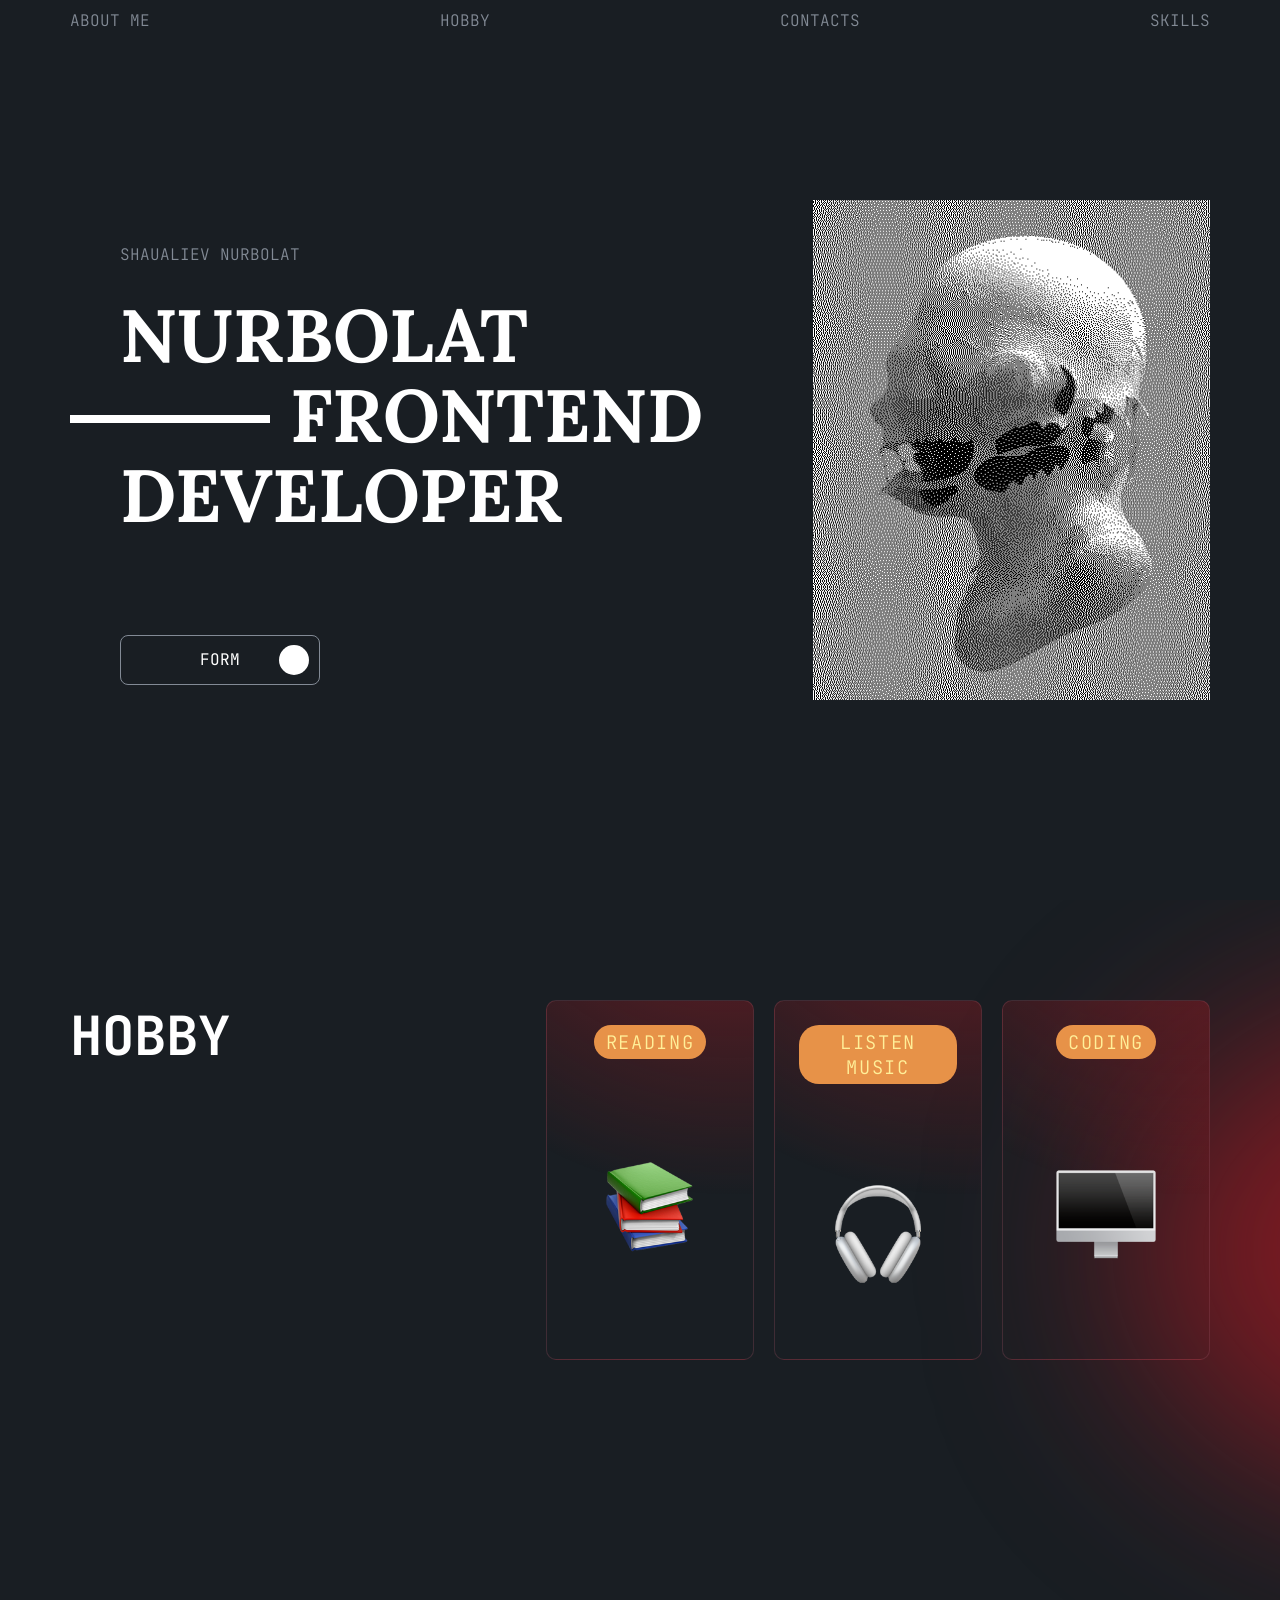
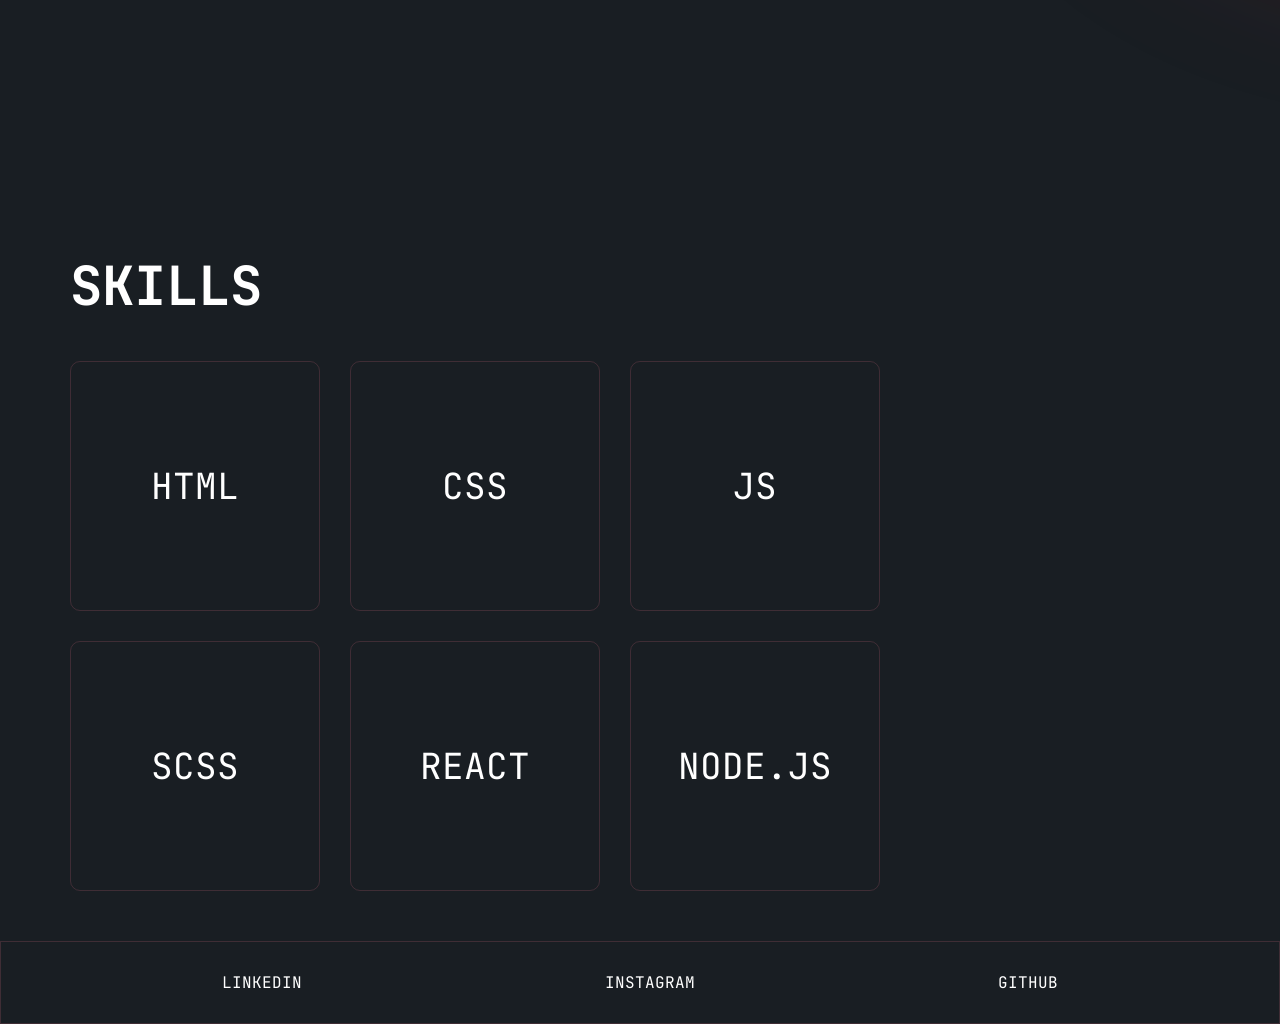
<file: index.html>
<!DOCTYPE html>
<html lang="ru">
<head>
    <meta charset="UTF-8">
    <meta http-equiv="X-UA-Compatible" content="IE=edge">
    <meta name="viewport" content="width=device-width, initial-scale=1.0">
    <title>portfolio</title>
    <link rel="preconnect" href="https://fonts.googleapis.com">
    <link rel="preconnect" href="https://fonts.gstatic.com" crossorigin>
    <link href="https://fonts.googleapis.com/css2?family=JetBrains+Mono:wght@100;200;300;400;500;600;700;800&family=Lora:wght@600;700&display=swap" rel="stylesheet">
    <link rel="stylesheet" href="css/style.css">
</head>
<body>

    <div class="hamburger">
        <span></span>
        <span></span>
        <span></span>
    </div>

    <div class="overlay">
    
    </div>

    <div class="menu-sidebar">
        <div class="menu-sidebar__close">&#10060;</div>
        <ul class="sidebar-link">
            <li><a href="#aboutme" class="sidebar-links">about me</a></li>
            <li><a href="#hobby" class="sidebar-links">hobby</a></li>
            <li><a href="#contacts" class="sidebar-links">contacts</a></li>
            <li><a href="#skills" class="sidebar-links">skills</a></li>
        </ul>
    </div>

    <nav class="menu">
        <ul class="menu-wrapper">
            <li><a href="#aboutme" class="menu-link">about me</a></li>
            <li><a href="#hobby" class="menu-link">hobby</a></li>
            <li><a href="#contacts" class="menu-link">contacts</a></li>
            <li><a href="#skills" class="menu-link menu-link__4">skills</a></li>
        </ul>
    </nav>
    
    <header id="aboutme" class="header">
        <div class="container">
            <div class="header-wrapper">
                <div class="header-wrapper__info">
                    <p>SHAUALIEV NURBOLAT</p>
                    <h1>Nurbolat</h1>
                    <h2><span></span>Frontend</h2>
                    <h2 class="header-wrapper__line">Developer</h2>
                    <a href="form.html" class="header-wrapper__btn">form</a>
                </div>
                <img src="image/man.gif" alt="sculp">
            </div>
        </div>
    </header>

    <section id="hobby" class="hobby">
        <div class="hobby-background">

        </div>
        <div class="container">
            <div class="hobby-wrapper">
                <h2>HOBBY</h2>
                <div class="hobby-inner">
                    <div class="hobby-wrapper__inner">
                        <h3>reading</h3>
                        <img src="icons/books.png" alt="books">
                    </div>
                    <div class="hobby-wrapper__inner">
                        <h3>listen music</h3>
                        <img src="icons/headphone.png" alt="books">
                    </div>
                    <div class="hobby-wrapper__inner">
                        <h3>coding</h3>
                        <img src="icons/desktop.png" alt="desktop">
                    </div>
                </div>
            </div>
        </div>
        <div class="hobby-line">
            <svg width="1919" height="230" viewBox="0 0 1919 230" fill="none" xmlns="http://www.w3.org/2000/svg">
                <path class="hobby-line__main" d="M1.5 115.5C35 81.3333 109.2 21.1999 138 53.9999C174 94.9999 127.5 91.9999 179 115.5C230.5 139 261.5 213.5 349 164.5C436.5 115.5 452 130.5 457 82C462 33.5 449.5 12.5 488 12.5C526.5 12.5 565.5 -23 611.5 36C657.5 95 614 159 688.5 187.5C763 216 748 252.5 802 208.5C856 164.5 854 162.5 869 139C884 115.5 925.5 82 966.5 82C1007.5 82 1018 90.5 1054 139C1090 187.5 1034 208.5 1116 208.5C1198 208.5 1126.5 110 1239.5 82C1329.9 59.5999 1386.83 53.9999 1404 53.9999C1424.67 49.8333 1455.7 53.8 1414.5 103C1363 164.5 1311.5 166.5 1404 187.5C1496.5 208.5 1496.5 236 1543 187.5C1589.5 139 1574 82 1625.5 82C1677 82 1671 48.5 1728 82C1785 115.5 1761.5 120.5 1792.5 164.5C1817.3 199.7 1886.83 194.5 1918.5 187.5" stroke="#828A95" stroke-width="2"/>
                </svg>
                
        </div>
    </section>

    <section id="skills" class="skills">
        <div class="container">
            <h2>skills</h2>
            <div class="skills-wrapper">
                <div class="skills-wrapper__inner">
                    HTML
                </div>
                <div class="skills-wrapper__inner">
                    CSS
                </div>
                <div class="skills-wrapper__inner">
                    JS   
                </div>
                <div class="skills-wrapper__inner">
                    SCSS
                </div>
                <div class="skills-wrapper__inner">
                    REACT
                </div>
                <div class="skills-wrapper__inner">
                    NODE.JS
                </div>
            </div>
        </div>
    </section>

    <footer id="contacts" class="footer">
        <div class="container">
            <div class="footer-wrapper">
                <a class="footer-link" href="https://www.linkedin.com/in/shaualievnurbolat/">LINKEDIN</a>
                <a class="footer-link" href="https://www.instagram.com/shaualievnurbolat/">INSTAGRAM</a>
                <a class="footer-link" href="https://github.com/shaualievnurbolat">GITHUB</a>
            </div>
        </div>
    </footer>

    <script src="js/index.js"></script>
</body>
</html>
</file>
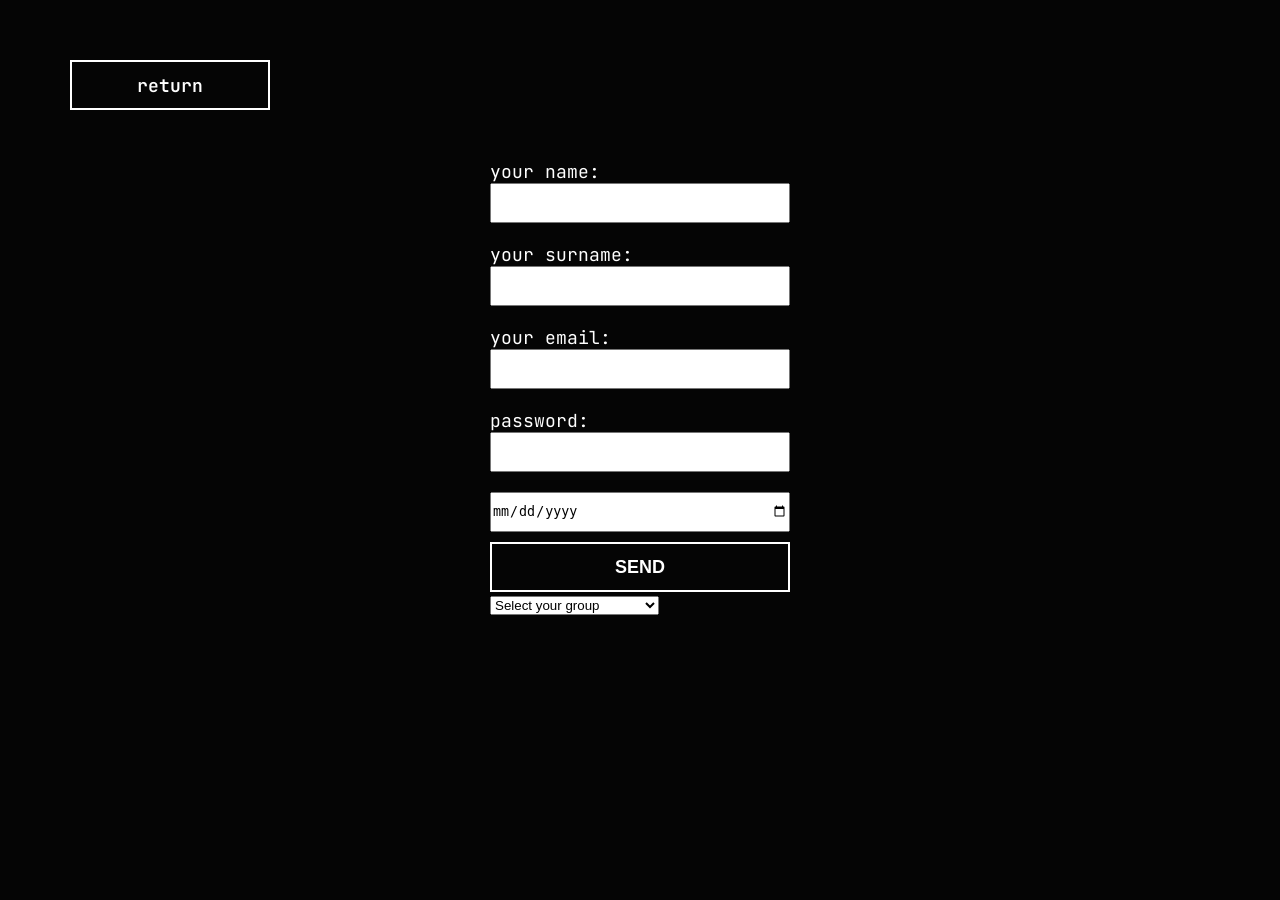
<file: form.html>
<!DOCTYPE html>
<html lang="en">
<head>
  <meta charset="UTF-8">
  <title>form</title>
  <link rel="preconnect" href="https://fonts.googleapis.com">
  <link rel="preconnect" href="https://fonts.gstatic.com" crossorigin>
  <link href="https://fonts.googleapis.com/css2?family=JetBrains+Mono:wght@100;200;300;400;500;600;700;800&display=swap" rel="stylesheet">
  <link rel="stylesheet" href="css/form.css">
</head>
<body>
  <header class="header">
    <div class="container">
      <!-- Кнопка назад -->
      <a href="index.html">return</a>
      
      <div class="header__wrapper">
        <form>
          <!-- input -->
          <div class="form__wrapper">
            <label for="name">your name:</label>
            <input type="text" id="name">
          </div>

          <!-- input -->
          <div class="form__wrapper">
            <label for="surname">your surname:</label>
            <input type="text" id="surname">
          </div>
          
          <!-- input -->
          <div class="form__wrapper">
            <label for="email">your email:</label>
            <input type="email" id="email">
          </div>

          <!-- input -->
          <div class="form__wrapper">
            <label for="password">password:</label>
            <input type="password" id="password">
          </div>

          <input type="date">
          <br>
          <input id="button" type="submit" value="SEND">

          <select name="groups" id="groups">
            <option value="">Select your group</option>
            <option value="F4">F4 Monday Thursday</option>
            <option value="F5">F5 Tuesday Friday</option>
            <option value="F4">F4 Wednesday Saturday</option>
          </select>
        </form>
      </div>
    </div>
  </header>
</body>
</html>
</file>
<file: css/style.css>
/* Общие стили для сайта */
* {
    margin: 0;
    padding: 0;
    box-sizing: border-box;
}
a {
    text-decoration: none;
    color: #fff;
}
body {
    color: #fff;
    background-color: #191E23;
    font-family: 'JetBrains Mono', monospace;
    position: relative;
}
ul, li {
    list-style: none;
    padding: 0;
    margin: 0;
}
h1,h2,h3,h4,h5,h6 {
    padding: 0;
    margin: 0;
}
.hamburger {
    display: none;
    z-index: 1001;
}
.container {
    max-width: 1480px;
    width: 100%;
    margin: 0 auto;
}

/* menu */
.menu {
    position: fixed;
    z-index: 1000;
    left: 0;

    width: 100%;
    padding: 10px 0;
    background-color: #191E23;

    display: flex;
    justify-content: space-between;
}
.menu-wrapper {
    width: 1480px;
    margin: 0 auto;

    display: flex;
    justify-content: space-between;
    align-items: center;
}
.menu-link {
    font-weight: 300;
    position: relative;
    margin-right: 50px;
    text-transform: uppercase;
    color: #828A95;

    transition: .3s all;
}
.menu-link::after {
    content: " ";
    height: 0;
    position: absolute;
    left: 0;
    right: 0px;
    bottom: -4px;
    background: #fff;
    transition: all 200ms ease;
}
.menu-link__4 {
    margin-right: 0;
}
.menu-link:hover {
    color: #fff;
}
.menu-link:hover::after{
    color: #fff;
    height: 4px;
}



/* header */
.header {
    padding: 200px 0 50px 0;
    height: 100vh;
}
.header-wrapper {
    display: flex;
    align-items: center;
    justify-content: space-between;
}
.header-wrapper img {
    height: 500px;
}
.header-wrapper__info {
    line-height: 80px;
    font-family: 'Lora', serif;
    text-transform: uppercase;
}
.header-wrapper__info h1 {
    line-height: 80px;
    font-size: 74px;
    margin-left: 50px;
}
.header-wrapper__info h2 {
    display: flex;
    line-height: 80px;
    font-size: 74px;
}
.header-wrapper__line {
    margin-left: 50px;
}
.header-wrapper__info span {
    display: block;
    margin-top: 40px;
    margin-right: 20px;
    width: 200px;
    height: 8px;
    background: #fff;
}
.header-wrapper__info p {
    font-weight: 300;
    position: relative;
    margin-left: 50px;
    text-transform: uppercase;
    color: #828A95;
    font-family: 'JetBrains Mono', monospace;
}
.header-wrapper__btn {
    position: relative;
    display: flex;
    align-items: center;
    justify-content: center;

    font-family: 'JetBrains Mono', monospace;
    border: 1px solid #828A95;
    border-radius: 8px;
    margin-left: 50px;
    margin-top: 100px;
    width: 200px;
    height: 50px;
    transition: .5s all;
}
.header-wrapper__btn::after {
    border: none;
    content: '';
    position: absolute;
    top: 50%;
    transform: translateY(-50%);
    right: 10px;

    border-radius: 100%;
    width: 30px;
    height: 30px;
    background-color: #fff;
    transition: .5s all;
}
.header-wrapper__btn::before {
    border: none;
    content: " ";
    position: absolute;
    top: 0px;
    bottom: 0px;
    left: 0px;
    right: 0px;
    background: #fff;
    z-index: -1;
    width: 0%;
    transition: all 400ms ease;
    border-radius: 8px;
}
.header-wrapper__btn:hover {
    border-color: #fff;
    color: #191E23;
}
.header-wrapper__btn:hover::after {
    background-color: #191E23;
}
.header-wrapper__btn:hover::before {
    width: 100%;
}



/* hobby */
.hobby {
    padding: 100px 0;
    height: 100vh;

    overflow: hidden;
    position: relative;
}
.hobby h2 {
    font-size: 54px;
}
.hobby-wrapper {
    display: flex;
    justify-content: space-between;
}
.hobby-wrapper h2{
    display: block;
    width: 20%;
}
.hobby-inner {
    display: flex;
    width: 60%
}
.hobby-wrapper__inner {
    margin-left: 20px;

    max-width: 230px;
    width: 100%;
    padding: 24px;
    border: 1px solid rgba(154, 82, 97, 0.3); 
    border-radius: 10px;
    transition: .2s all ease;
    min-height: 360px;
    background-image: radial-gradient(circle at 90% -60%, rgba(193, 24, 34, 0.6), rgba(193, 24, 34, 0) 68%);
    text-align: center;
    cursor: pointer;
}
.hobby-wrapper__inner:hover {
    border-color: rgba(154, 82, 97, 0.7);
}
.hobby-wrapper__inner h3 {
    font-weight: 300;
    display: inline-block;
    padding: 5px 12px 4px;
    border-radius: 20px;
    background-color: rgb(231, 146, 72);
    color: rgb(255, 239, 153);
    letter-spacing: 0.09em;
    text-transform: uppercase;
}
.hobby-wrapper__inner img {
    width: 100px;
    margin-top: 100px
}

.hobby-background {
    position: absolute;
    top: 100px;
    right: -550px;
    z-index: -1;

    width: 700px;
    height: 500px;
    border-radius: 50%;
    background: rgba(193, 24, 34, 0.6);
    filter: blur(100px);
}
.hobby-line {
    bottom: 10px;
    left: 0;
    position: absolute;
    z-index: -100;
}
.hobby-line__main {
    stroke-dashoffset: 2300;
    stroke-dasharray: 2300;
    animation: animdash 12s infinite 3s;
}

@keyframes animdash {
    to {
        stroke-dashoffset: 0;
    }
}



/* skills */
.skills {
    padding: 50px 0;
}
.skills h2{
    font-size: 54px;
    text-transform: uppercase;
}
.skills-wrapper {
    margin-top: 40px;
    display: grid;
    grid-template-columns: repeat(3, 250px);
    gap: 30px;
}
.skills-wrapper__inner {
    border-radius: 10px;
    width: 250px;
    height: 250px;
    border: 1px solid rgba(154, 82, 97, 0.3);
    display: flex;
    justify-content: center;
    align-items: center;
    font-size: 36px;
    transition: .2s all ease;
    cursor: pointer;
}
.skills-wrapper__inner:hover {
    border-color: rgba(154, 82, 97, 0.7);
    color: rgb(255, 239, 153);
}
.skills-inner {
    display: flex;
    justify-content: space-between;
    align-items: center;
}



.footer {
    padding: 30px 0;
    border: 1px solid rgba(154, 82, 97, 0.3);
    transition: .5s all ease;
}
.footer:hover {
    border-color: rgba(154, 82, 97, 0.7);
}
.footer-link {
    transition: .5s all ease;
}
.footer:hover .footer-link {
    font-size: 20px;
}
.footer-wrapper {
    display: flex;
    justify-content: space-around;
}



/* menu, overlay */
.overlay {
    display: none;
    z-index: 100;
    position: fixed;
    top: 0;
    left: 0;
    width: 100%;
    height: 100vh;
    background-color: #fff;
    opacity: .4;
    transition: .5s all;
}

.menu-sidebar {
    position: fixed;
    top: 0;
    left: 100%;

    display: flex;
    align-items: center;
    justify-content: center;

    width: 60%;
    height: 100vh;
    background-color: #191E23;
    z-index: 101;
    transition: .5s all;
}

.menu-sidebar__close {
    position: absolute;
    top: 10px;
    right: 10px;
    font-size: 24px;
    color: #fff;
    cursor: pointer;
}

.sidebar-link li {
    margin-top: 20px;
}
.sidebar-links {
    font-size: 32px;
    text-transform: uppercase;
    margin-top: 20px;
}


/* адаптация */

@media all and (max-width: 1500px) {
    .container {
        max-width: 1350px;
    }
    .menu-wrapper {
        max-width: 1360px;
    }
}

@media all and (max-width: 1400px) {
    .container {
        max-width: 1140px;
    }
    .menu-wrapper {
        max-width: 1140px;
    }
}

@media all and (max-width: 1200px) {
    .container {
        max-width: 960px;
    }
    .menu-wrapper {
        max-width: 960px;
    }
    .header-wrapper img {
        display: none;
    }

    .hobby-wrapper {
        display: block;
    }
    .hobby-inner {
        margin-top: 40px;
        display: grid;
        gap: 20px;
        grid-template-columns: repeat(2, 300px);
    }
    .hobby-wrapper__inner h3 {
        display: block;
    }
    .hobby-wrapper__inner {
        width: 300px;
        max-width: 300px;
        margin-left: 0;
    }
}

@media all and (max-width: 992px) {
    .container {
        max-width: 720px;
    }
    .menu-wrapper {
        max-width: 720px;
    }

    .skills-wrapper {
        grid-template-columns: repeat(2, 250px);
        gap: 30px;
    }
}

@media all and (max-width: 768px) {
    .container {
        max-width: 540px;
    }
    .menu-wrapper {
        max-width: 540px;
    }

    .header-wrapper__info h1 {
        margin-left: 0;
    }
    .header-wrapper__info h2 {
        margin-left: 0;
    }
    .header-wrapper__info span {
        width: 100px;
    }
    .header-wrapper__info p {
        margin-left: 0;
    }
    .header-wrapper__btn {
        margin-left: 0;
    }

    .hobby {
        height: auto;
    }
    .hobby-inner {
        margin: 0 auto;
        margin-top: 40px;
        justify-content: center;
        grid-template-columns: repeat(1, 300px);
    }
}

@media all and (max-width: 576px) {
    .container {
        padding: 0 10px;
    }
    .menu-wrapper {
        max-width: 320px;
        display: none;
    }
    .menu {
        display: none;
    }
    .hamburger {
        position: fixed;
        top: 15px;
        left: 15px;
        display: block;
        width: 50px;
        height: 50px;
    }
    .hamburger span {
        display: block;
        margin-top: 7px;
        width: 40px;
        height: 4px;
        background-color: #fff;
    }

    .header {
        padding-top: 150px
    }
    .header-wrapper__info h1 {
        font-size: 42px;
        line-height: normal;
    }
    .header-wrapper__info h2{
        font-size: 42px;
        line-height: normal;
    }
    .header-wrapper__info span {
        width: 50px;
        margin-top: 23px;
    }

    .skills-wrapper__inner {
        width: 300px;
        height: 300px;
    }

    .skills-wrapper {
        grid-template-columns: repeat(1, 300px);
        gap: 30px;
        justify-content: center;
    }
}
</file>
<file: css/form.css>
/* Основные стили для сайта */
* {
    margin: 0;
    padding: 0;
    box-sizing: border-box;
}
ul, li {
    list-style-type: none;
}
body {
    font-family: 'JetBrains Mono', monospace;
    font-size: 18px;
}
.container {
    width: 1440px;
    margin: 0 auto;
}

.header {
    padding: 50px 0;
    height: 100vh;
    background-color: #050505;
    color: #fff;
}



/* Стили для кнопки "return" */
a {
    display: flex;
    justify-content: center;
    align-items: center;
    color: #fff;
    text-decoration: none;
    margin-top: 10px;
    border: 2px solid #fff;
    background: none;
    width: 200px;
    height: 50px;
    font-size: 18px;
    font-weight: 600;
    transition: .5s all;
}
a:hover {
    background-color: #fff;
    color: #000;
}



/* Стили для input */
.header__wrapper {
    width: 300px;
    margin: 0 auto;
    margin-top: 50px;
}
label {
    display: block;
}
input {
    width: 300px;
    height: 40px;
    outline: none;
}
.form__wrapper {
    margin-top: 20px;
}
.form__wrapper:nth-child(4) {
    margin-bottom: 20px;
}



/* Стили для кнопки "send" */
#button {
    margin-top: 10px;
    border: 2px solid #fff;
    background: none;
    color: #fff;
    height: 50px;
    font-size: 18px;
    font-weight: 600;
    transition: .5s all;
}
#button:hover {
    background-color: #fff;
    color: #000;
}



/* адаптация */

@media all and (max-width: 1500px) {
    .container {
        max-width: 1350px;
    }
    .menu-wrapper {
        max-width: 1360px;
    }
}

@media all and (max-width: 1400px) {
    .container {
        max-width: 1140px;
    }
}

@media all and (max-width: 1200px) {
    .container {
        max-width: 960px;
    }
}

@media all and (max-width: 992px) {
    .container {
        max-width: 720px;
    }
}

@media all and (max-width: 768px) {
    .container {
        max-width: 540px;
    }
}

@media all and (max-width: 576px) {
    .container {
        padding: 0 10px;
    }
}
</file>
